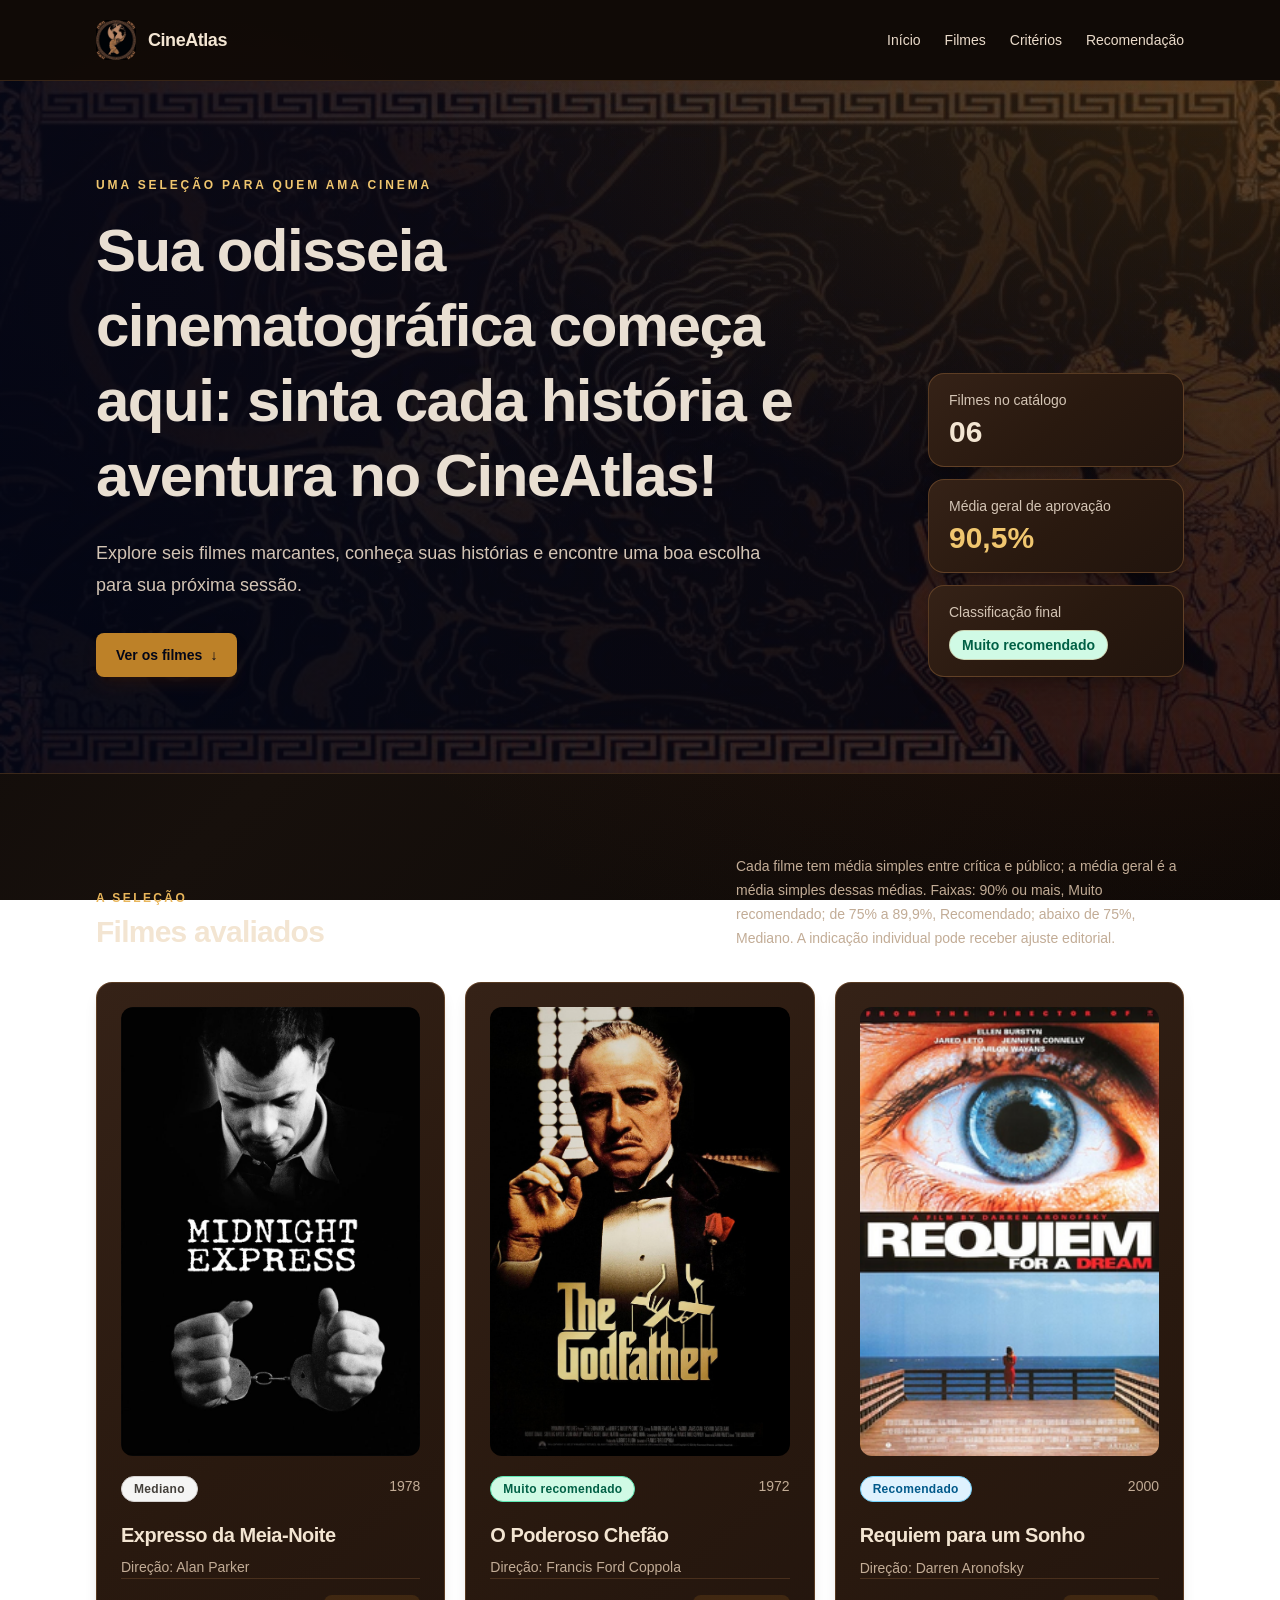
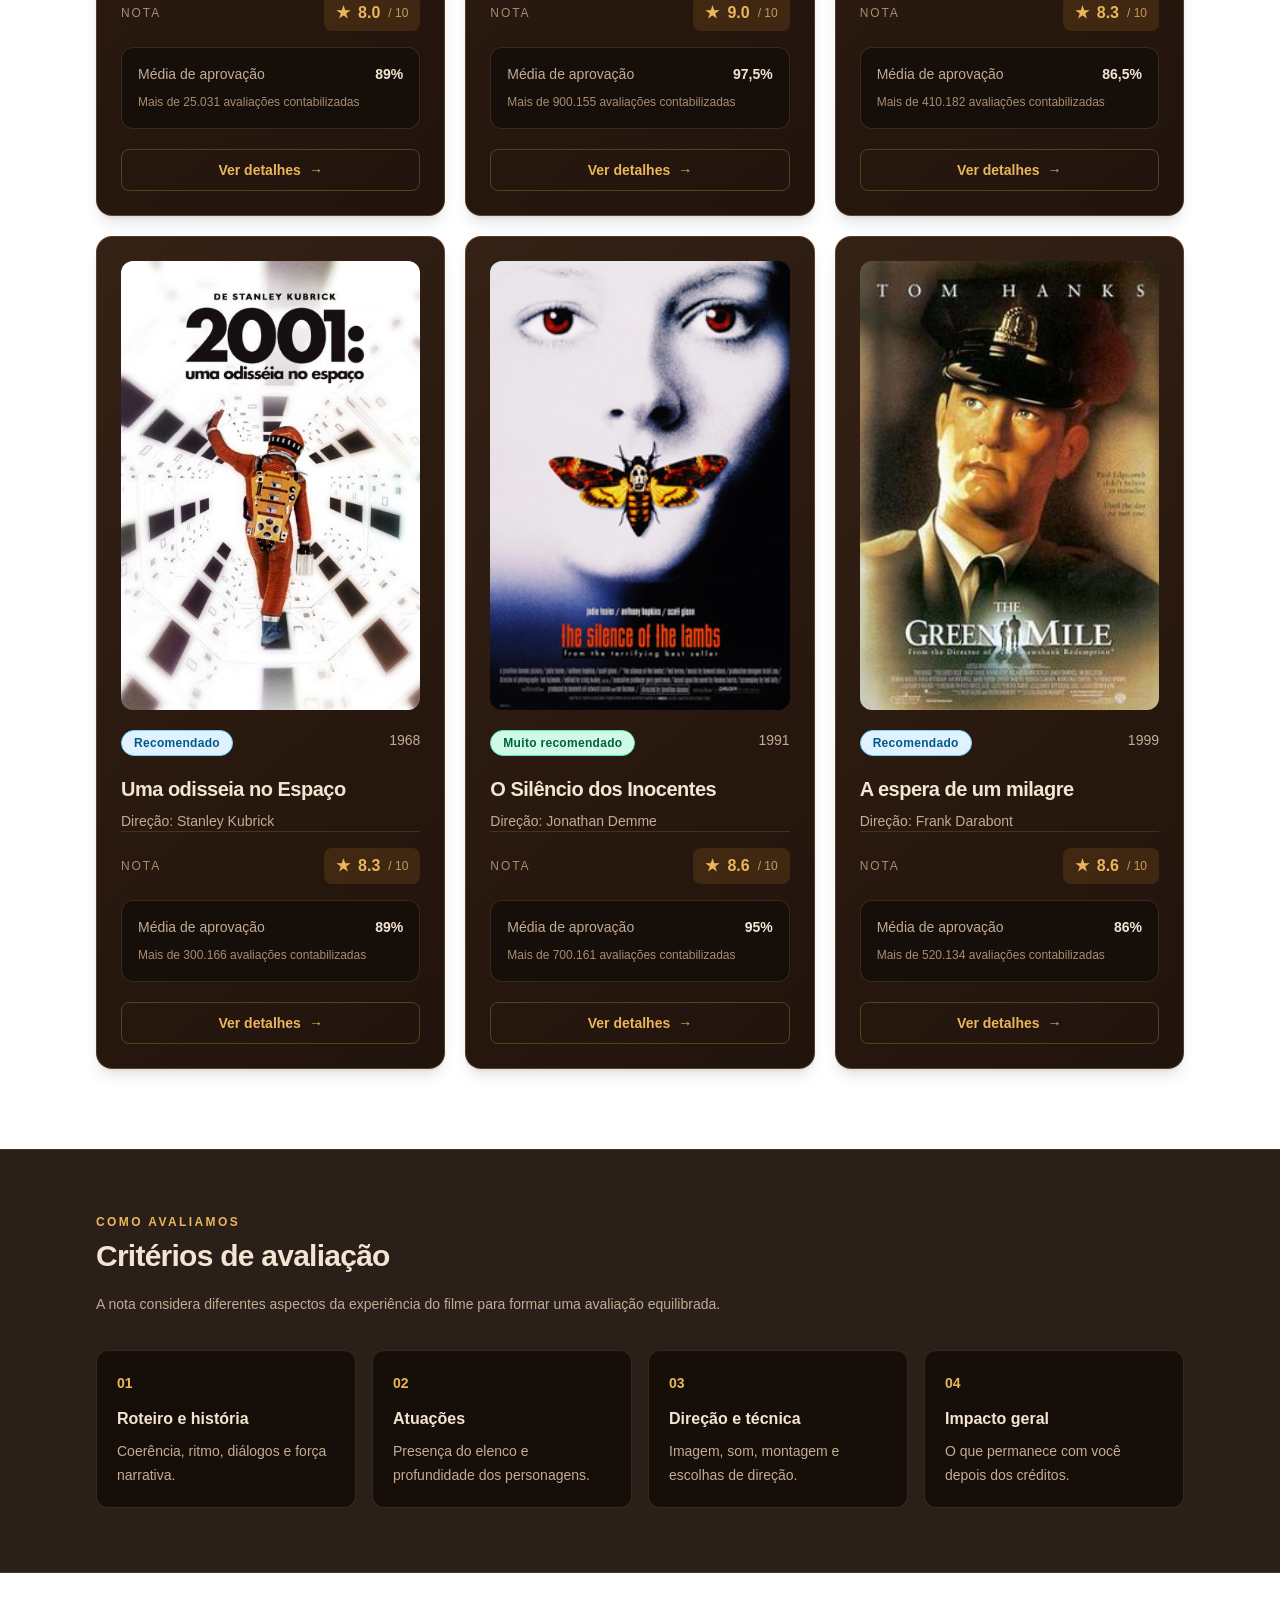
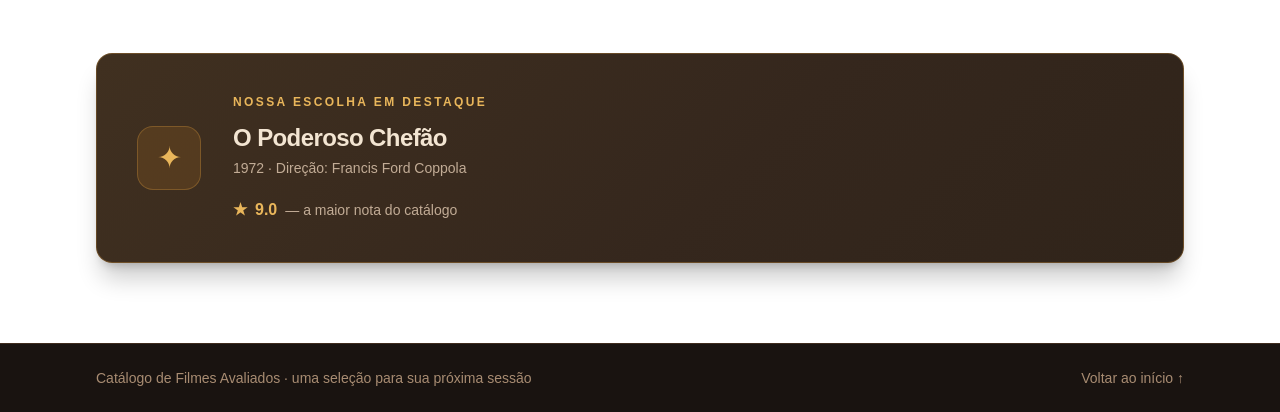
<file: src/index.html>
<!doctype html>
<html lang="pt-BR">
  <head>
    <meta charset="utf-8" />
    <meta name="viewport" content="width=device-width, initial-scale=1" />
    <meta name="theme-color" content="#100b09" />
    <meta name="description" content="Catálogo de filmes avaliados com notas, resumos e recomendação para sua próxima sessão." />
    <title>CineAtlas</title>
    <!-- O CSS é compilado a partir de input.css e das classes Tailwind do projeto. -->
    <link rel="stylesheet" href="output.css?v=warm-dark-theme-5" />
    <!-- O módulo identifica a página atual e preenche seus dados. -->
    <script type="module" src="./script.js"></script>
  </head>
  <body class="min-h-screen bg-transparent font-sans text-slate-100 antialiased">
    <header class="border-b border-white/10 bg-slate-950/70">
      <div class="mx-auto flex max-w-6xl flex-col gap-5 px-6 py-5 sm:flex-row sm:items-center sm:justify-between lg:px-8">
        <a href="#inicio" class="flex items-center gap-3 focus-visible:outline-2 focus-visible:outline-offset-2 focus-visible:outline-amber-300" aria-label="CineAtlas, início">
          <img class="size-10 rounded-xl" src="Imagens%20Ultilizados/atlas-cineatlas.jpeg" alt="" aria-hidden="true" />
          <span class="text-lg font-semibold tracking-tight text-white">CineAtlas</span>
        </a>
        <nav aria-label="Navegação principal" class="flex flex-wrap gap-x-6 gap-y-2 text-sm text-slate-300">
          <a class="transition hover:text-amber-200 focus-visible:outline-2 focus-visible:outline-offset-2 focus-visible:outline-amber-300" href="#inicio">Início</a>
          <a class="transition hover:text-amber-200 focus-visible:outline-2 focus-visible:outline-offset-2 focus-visible:outline-amber-300" href="#filmes">Filmes</a>
          <a class="transition hover:text-amber-200 focus-visible:outline-2 focus-visible:outline-offset-2 focus-visible:outline-amber-300" href="#criterios">Critérios</a>
          <a class="transition hover:text-amber-200 focus-visible:outline-2 focus-visible:outline-offset-2 focus-visible:outline-amber-300" href="#recomendacao">Recomendação</a>
        </nav>
      </div>
    </header>

    <main id="inicio">
      <!-- Apresentação do projeto: imagem de fundo, chamada principal e indicadores. -->
      <section aria-labelledby="titulo-principal" class="hero-dark relative isolate overflow-hidden border-b border-white/10">
        <img
          class="absolute inset-0 h-full w-full object-cover object-center opacity-40"
          src="Imagens%20Ultilizados/banner-xiao-tong.jpeg?v=1"
          alt=""
          aria-hidden="true"
          fetchpriority="high"
          decoding="async"
        />
        <div class="pointer-events-none absolute inset-0 bg-gradient-to-r from-slate-950/80 via-slate-950/55 to-slate-950/45"></div>
        <div class="pointer-events-none absolute inset-0 bg-[radial-gradient(ellipse_at_top_right,_rgba(245,158,11,0.16),_transparent_48%)]"></div>
        <div class="relative z-10 mx-auto grid max-w-6xl gap-10 px-6 py-16 sm:py-20 lg:grid-cols-[1fr_auto] lg:items-end lg:px-8 lg:py-24">
          <div class="max-w-3xl">
            <p class="mb-5 text-xs font-semibold uppercase tracking-[0.24em] text-amber-300">Uma seleção para quem ama cinema</p>
            <h1 id="titulo-principal" class="text-4xl font-semibold leading-tight tracking-tight text-white sm:text-5xl lg:text-6xl">Sua odisseia cinematográfica começa aqui: <span class="text-amber-300">sinta cada história e aventura no CineAtlas!</span></h1>
            <p class="mt-6 max-w-2xl text-base leading-8 text-slate-300 sm:text-lg">Explore seis filmes marcantes, conheça suas histórias e encontre uma boa escolha para sua próxima sessão.</p>
            <a href="#filmes" class="mt-8 inline-flex items-center gap-2 rounded-lg bg-amber-300 px-5 py-3 text-sm font-bold text-slate-950 shadow-lg shadow-amber-950/30 transition hover:bg-amber-200 focus-visible:outline-2 focus-visible:outline-offset-2 focus-visible:outline-amber-200">Ver os filmes <span aria-hidden="true">↓</span></a>
          </div>
          <section aria-label="Indicadores do catálogo" class="grid gap-3 sm:grid-cols-3 lg:min-w-64 lg:grid-cols-1">
            <article class="rounded-2xl border border-white/10 bg-slate-900/80 px-5 py-4 shadow-xl shadow-black/20">
              <h2 class="text-sm font-medium text-slate-400">Filmes no catálogo</h2>
              <p id="total-filmes" class="mt-1 text-3xl font-semibold tabular-nums text-white">06</p>
            </article>
            <article class="rounded-2xl border border-white/10 bg-slate-900/80 px-5 py-4 shadow-xl shadow-black/20">
              <h2 class="text-sm font-medium text-slate-400">Média geral de aprovação</h2>
              <p id="media-geral" class="mt-1 text-3xl font-semibold tabular-nums text-amber-200">—</p>
            </article>
            <article class="rounded-2xl border border-white/10 bg-slate-900/80 px-5 py-4 shadow-xl shadow-black/20">
              <h2 class="text-sm font-medium text-slate-400">Classificação final</h2>
              <p id="classificacao-geral" class="mt-2 inline-flex rounded-full border border-white/10 px-3 py-1 text-sm font-semibold">—</p>
            </article>
          </section>
        </div>
      </section>

      <!-- O JavaScript insere um cartão por filme neste contêiner. -->
      <section id="filmes" aria-labelledby="titulo-filmes" class="mx-auto max-w-6xl scroll-mt-8 px-6 py-16 lg:px-8 lg:py-20">
        <div class="mb-8 flex flex-col gap-3 sm:flex-row sm:items-end sm:justify-between">
          <div>
            <p class="text-xs font-semibold uppercase tracking-[0.2em] text-amber-300">A seleção</p>
            <h2 id="titulo-filmes" class="mt-2 text-3xl font-semibold tracking-tight text-white">Filmes avaliados</h2>
          </div>
          <p class="max-w-md text-sm leading-6 text-slate-400">Cada filme tem média simples entre crítica e público; a média geral é a média simples dessas médias. Faixas: 90% ou mais, Muito recomendado; de 75% a 89,9%, Recomendado; abaixo de 75%, Mediano. A indicação individual pode receber ajuste editorial.</p>
        </div>

        <div id="lista-filmes" class="grid grid-cols-1 gap-5 md:grid-cols-2 xl:grid-cols-3" aria-label="Lista de filmes" aria-live="polite"></div>
      </section>

      <!-- Critérios editoriais apresentados ao visitante. -->
      <section id="criterios" aria-labelledby="titulo-criterios" class="scroll-mt-8 border-y border-white/10 bg-slate-900/45">
        <div class="mx-auto max-w-6xl px-6 py-16 lg:px-8">
          <div class="max-w-2xl">
            <p class="text-xs font-semibold uppercase tracking-[0.2em] text-amber-300">Como avaliamos</p>
            <h2 id="titulo-criterios" class="mt-2 text-3xl font-semibold tracking-tight text-white">Critérios de avaliação</h2>
            <p class="mt-4 text-sm leading-7 text-slate-400">A nota considera diferentes aspectos da experiência do filme para formar uma avaliação equilibrada.</p>
          </div>
          <ul class="mt-8 grid gap-4 sm:grid-cols-2 lg:grid-cols-4">
            <li class="rounded-xl border border-white/10 bg-slate-950/60 p-5"><span class="text-sm font-bold text-amber-300">01</span><h3 class="mt-3 font-semibold text-white">Roteiro e história</h3><p class="mt-2 text-sm leading-6 text-slate-400">Coerência, ritmo, diálogos e força narrativa.</p></li>
            <li class="rounded-xl border border-white/10 bg-slate-950/60 p-5"><span class="text-sm font-bold text-amber-300">02</span><h3 class="mt-3 font-semibold text-white">Atuações</h3><p class="mt-2 text-sm leading-6 text-slate-400">Presença do elenco e profundidade dos personagens.</p></li>
            <li class="rounded-xl border border-white/10 bg-slate-950/60 p-5"><span class="text-sm font-bold text-amber-300">03</span><h3 class="mt-3 font-semibold text-white">Direção e técnica</h3><p class="mt-2 text-sm leading-6 text-slate-400">Imagem, som, montagem e escolhas de direção.</p></li>
            <li class="rounded-xl border border-white/10 bg-slate-950/60 p-5"><span class="text-sm font-bold text-amber-300">04</span><h3 class="mt-3 font-semibold text-white">Impacto geral</h3><p class="mt-2 text-sm leading-6 text-slate-400">O que permanece com você depois dos créditos.</p></li>
          </ul>
        </div>
      </section>

      <!-- O destaque é preenchido com o filme de maior nota pelo script.js. -->
      <section aria-labelledby="titulo-recomendacao" class="mx-auto max-w-6xl scroll-mt-8 px-6 py-16 lg:px-8 lg:py-20">
        <div class="warm-panel grid gap-8 rounded-2xl border border-amber-300/20 bg-gradient-to-br from-amber-300/10 via-slate-900 to-slate-900 p-7 shadow-xl shadow-black/20 sm:p-10 lg:grid-cols-[auto_1fr] lg:items-center">
          <div class="hidden size-16 items-center justify-center rounded-2xl border border-amber-300/20 bg-amber-300/10 text-3xl text-amber-200 sm:flex" aria-hidden="true">✦</div>
          <div>
            <h2 id="titulo-recomendacao" class="sr-only">Recomendação</h2>
            <div id="recomendacao" class="max-w-3xl" aria-live="polite"></div>
          </div>
        </div>
      </section>
    </main>

    <footer class="border-t border-white/10 bg-slate-950/70">
      <div class="mx-auto flex max-w-6xl flex-col gap-2 px-6 py-6 text-sm text-slate-500 sm:flex-row sm:items-center sm:justify-between lg:px-8">
        <p>Catálogo de Filmes Avaliados <span aria-hidden="true">·</span> uma seleção para sua próxima sessão</p>
        <a class="transition hover:text-amber-200 focus-visible:outline-2 focus-visible:outline-offset-2 focus-visible:outline-amber-300" href="#inicio">Voltar ao início ↑</a>
      </div>
    </footer>

    <!-- Modelos reutilizáveis: o script clona o conteúdo e preenche os data-*. -->
    <template id="template-filme">
      <article class="group flex h-full flex-col rounded-2xl border border-white/10 bg-slate-900/75 p-6 shadow-lg shadow-black/10 transition duration-300 hover:-translate-y-1 hover:border-amber-400/40 hover:shadow-xl hover:shadow-black/25">
        <img class="mb-5 aspect-[2/3] w-full rounded-xl bg-slate-950 object-cover object-center" data-filme-imagem loading="lazy" decoding="async" alt="" />
        <div class="mb-5 flex items-start justify-between gap-4">
          <span class="inline-flex rounded-full border px-3 py-1 text-xs font-semibold tracking-wide" data-filme-classificacao></span>
          <span class="shrink-0 text-sm text-slate-400" data-filme-ano></span>
        </div>
        <h3 class="text-xl font-semibold leading-snug tracking-tight text-white" data-filme-titulo></h3>
        <p class="mt-2 text-sm text-slate-400">Direção: <span data-filme-diretor></span></p>
        <div class="mt-auto flex items-center justify-between border-t border-white/10 pt-4">
          <span class="text-xs font-medium uppercase tracking-[0.16em] text-slate-500">Nota</span>
          <span class="inline-flex items-center gap-2 rounded-lg bg-amber-300/10 px-3 py-1.5 font-bold tabular-nums text-amber-200" data-filme-nota-container>
            <span aria-hidden="true">★</span> <span data-filme-nota></span><span class="text-xs font-medium text-amber-100/60">/ 10</span>
          </span>
        </div>
        <div class="mt-4 rounded-xl border border-white/10 bg-slate-950/50 p-4">
          <div class="flex items-center justify-between gap-3 text-sm">
            <span class="text-slate-400">Média de aprovação</span>
            <span class="font-semibold tabular-nums text-white" data-filme-media></span>
          </div>
          <p class="mt-2 text-xs leading-5 text-slate-500" data-filme-total-avaliacoes></p>
        </div>
        <a class="mt-5 inline-flex items-center justify-center gap-2 rounded-lg border border-amber-300/30 px-4 py-2.5 text-sm font-semibold text-amber-200 transition hover:bg-amber-300 hover:text-slate-950 focus-visible:outline-2 focus-visible:outline-offset-2 focus-visible:outline-amber-300" data-filme-link href="detalhes.html">
          Ver detalhes <span aria-hidden="true">→</span>
        </a>
      </article>
    </template>

    <template id="template-recomendacao">
      <p class="text-xs font-semibold uppercase tracking-[0.2em] text-amber-300">Nossa escolha em destaque</p>
      <h3 class="mt-3 text-2xl font-semibold tracking-tight text-white" data-recomendacao-titulo></h3>
      <p class="mt-1 text-sm text-slate-400"><span data-recomendacao-ano></span> <span aria-hidden="true">·</span> Direção: <span data-recomendacao-diretor></span></p>
      <p class="mt-5 inline-flex items-center gap-2 font-semibold text-amber-200"><span aria-hidden="true">★</span> <span data-recomendacao-nota></span> <span class="text-sm font-normal text-slate-400">— a maior nota do catálogo</span></p>
    </template>
  </body>
</html>
</file>
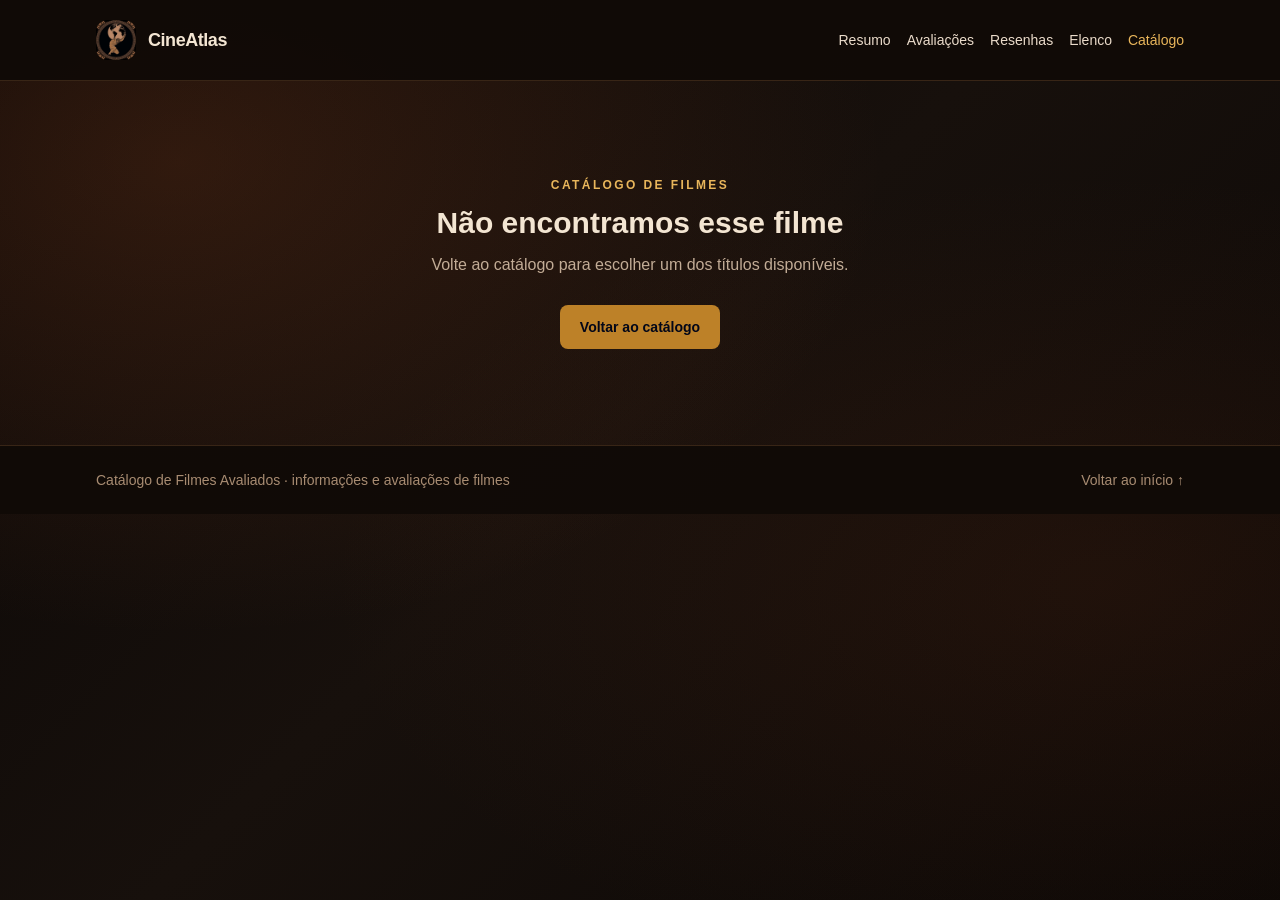
<file: src/detalhes.html>
<!doctype html>
<html lang="pt-BR">
  <head>
    <meta charset="utf-8" />
    <meta name="viewport" content="width=device-width, initial-scale=1" />
    <meta name="theme-color" content="#100b09" />
    <meta name="description" content="Sinopse, elenco e avaliações de filmes do catálogo." />
    <title>Detalhes do filme | CineAtlas</title>
    <!-- Folha de estilos gerada pelo Tailwind a partir dos arquivos-fonte. -->
    <link rel="stylesheet" href="output.css?v=warm-dark-theme-5" />
    <!-- O script lê o parâmetro ?id= da URL para localizar o filme. -->
    <script type="module" src="./script.js"></script>
  </head>
  <body class="min-h-screen bg-transparent font-sans text-slate-100 antialiased">
    <header class="border-b border-white/10 bg-slate-950/70">
      <div class="mx-auto flex max-w-6xl flex-col gap-5 px-6 py-5 sm:flex-row sm:items-center sm:justify-between lg:px-8">
        <a href="index.html" class="flex items-center gap-3 focus-visible:outline-2 focus-visible:outline-offset-2 focus-visible:outline-amber-300" aria-label="CineAtlas, início">
          <img class="size-10 rounded-xl" src="Imagens%20Ultilizados/atlas-cineatlas.jpeg" alt="" aria-hidden="true" />
          <span class="text-lg font-semibold tracking-tight text-white">CineAtlas</span>
        </a>
        <nav aria-label="Navegação dos detalhes" class="flex flex-wrap items-center justify-end gap-x-4 gap-y-2 text-sm">
          <a class="text-slate-300 transition hover:text-amber-200 focus-visible:outline-2 focus-visible:outline-offset-2 focus-visible:outline-amber-300" href="#detalhes-filme">Resumo</a>
          <a class="text-slate-300 transition hover:text-amber-200 focus-visible:outline-2 focus-visible:outline-offset-2 focus-visible:outline-amber-300" href="#titulo-avaliacoes">Avaliações</a>
          <a class="text-slate-300 transition hover:text-amber-200 focus-visible:outline-2 focus-visible:outline-offset-2 focus-visible:outline-amber-300" href="#titulo-resenhas">Resenhas</a>
          <a class="text-slate-300 transition hover:text-amber-200 focus-visible:outline-2 focus-visible:outline-offset-2 focus-visible:outline-amber-300" href="#titulo-elenco">Elenco</a>
          <a class="font-medium text-amber-200 transition hover:text-amber-100 focus-visible:outline-2 focus-visible:outline-offset-2 focus-visible:outline-amber-300" href="index.html#filmes">Catálogo</a>
        </nav>
      </div>
    </header>

    <!-- Começa oculto para não exibir espaços vazios antes da busca pelo filme. -->
    <main id="detalhes-filme" class="mx-auto max-w-6xl px-6 py-10 lg:px-8 lg:py-16" hidden>
      <a class="mb-8 inline-flex items-center gap-2 text-sm font-medium text-slate-300 transition hover:text-amber-200 focus-visible:outline-2 focus-visible:outline-offset-2 focus-visible:outline-amber-300" href="index.html#filmes">
        <span aria-hidden="true">←</span> Voltar ao catálogo
      </a>

      <article>
        <div class="grid gap-8 lg:grid-cols-[minmax(0,320px)_1fr] lg:gap-12">
          <img id="imagem-filme" class="mx-auto aspect-[2/3] w-full max-w-sm rounded-2xl bg-slate-950 object-cover object-center shadow-2xl shadow-black/30 lg:mx-0" alt="" />

          <div class="self-center">
            <p class="text-xs font-semibold uppercase tracking-[0.22em] text-amber-300" id="genero-filme"></p>
            <h1 class="mt-3 text-4xl font-semibold leading-tight tracking-tight text-white sm:text-5xl" id="titulo-filme"></h1>
            <p class="mt-4 text-slate-400">
              <span id="ano-filme"></span>
              <span aria-hidden="true"> · </span>
              <span id="duracao-filme"></span>
            </p>
            <p class="mt-2 text-sm text-slate-300">Direção: <span id="diretor-filme"></span></p>
            <p class="mt-6 max-w-3xl text-base leading-8 text-slate-300" id="sinopse-filme"></p>

            <div class="mt-8 grid max-w-2xl gap-4 sm:grid-cols-2">
              <section class="rounded-2xl border border-white/10 bg-slate-900/75 p-5" aria-labelledby="rotulo-nota-catalogo">
                <p class="text-sm text-slate-400" id="rotulo-nota-catalogo">Nota do catálogo</p>
                <p class="mt-2 text-3xl font-bold tabular-nums text-amber-200"><span id="nota-catalogo"></span><span class="text-base font-medium text-slate-500"> / 10</span></p>
              </section>
              <section class="rounded-2xl border border-white/10 bg-slate-900/75 p-5" aria-labelledby="rotulo-genero">
                <p class="text-sm text-slate-400" id="rotulo-genero">Gênero</p>
                <p class="mt-2 text-lg font-semibold text-white" id="genero-resumo"></p>
              </section>
            </div>
          </div>
        </div>

        <!-- Notas de crítica e público, média calculada e link para a fonte. -->
        <section class="mt-16 border-t border-white/10 pt-10" aria-labelledby="titulo-avaliacoes">
          <div class="max-w-2xl">
            <p class="text-xs font-semibold uppercase tracking-[0.2em] text-amber-300">O que dizem as notas</p>
            <h2 class="mt-2 text-3xl font-semibold tracking-tight text-white" id="titulo-avaliacoes">Público e crítica</h2>
            <p class="mt-3 text-sm leading-6 text-slate-400">Percentuais do Rotten Tomatoes. A média é simples entre crítica e público. As faixas de referência são: 90% ou mais, Muito recomendado; de 75% a 89,9%, Recomendado; abaixo de 75%, Mediano. A indicação pode receber ajuste editorial. Os totais do público são estimativas editoriais distribuídas por faixa de nota e não representam contagens oficiais da fonte.</p>
          </div>
          <div class="mt-6 grid max-w-5xl gap-4 sm:grid-cols-2 lg:grid-cols-3">
            <div class="rounded-2xl border border-white/10 bg-slate-900/75 p-6">
              <p class="text-sm font-medium text-slate-400">Crítica especializada <span class="text-slate-500">· Tomatometer</span></p>
              <p class="mt-2 text-4xl font-bold tabular-nums text-white" id="nota-critica"></p>
              <p class="mt-1 text-sm text-slate-500" id="quantidade-criticas"></p>
            </div>
            <div class="rounded-2xl border border-white/10 bg-slate-900/75 p-6">
              <p class="text-sm font-medium text-slate-400">Público <span class="text-slate-500">· Popcornmeter</span></p>
              <p class="mt-2 text-4xl font-bold tabular-nums text-white" id="nota-publico"></p>
              <p class="mt-1 text-sm text-slate-500" id="quantidade-avaliacoes"></p>
            </div>
            <div class="rounded-2xl border border-white/10 bg-slate-900/75 p-6">
              <p class="text-sm font-medium text-slate-400">Média de aprovação</p>
              <p class="mt-2 text-4xl font-bold tabular-nums text-amber-200" id="media-aprovacao"></p>
              <p class="mt-1 text-sm text-slate-500" id="total-avaliacoes"></p>
              <span class="mt-4 inline-flex rounded-full border px-3 py-1 text-xs font-semibold" id="classificacao-filme"></span>
            </div>
          </div>
          <p class="mt-4 text-xs leading-5 text-slate-500">
            Consulta realizada em 5 de outubro de 2026. As notas podem mudar com novas avaliações.
            <a class="font-medium text-amber-200 underline decoration-amber-200/40 underline-offset-4 hover:text-amber-100" id="fonte-notas" href="#" target="_blank" rel="noopener noreferrer">Ver página do filme no Rotten Tomatoes</a>.
          </p>
        </section>

        <!-- As resenhas são criadas no JavaScript com base nos dados do filme. -->
        <section class="mt-16 border-t border-white/10 pt-10" aria-labelledby="titulo-resenhas">
          <p class="text-xs font-semibold uppercase tracking-[0.2em] text-amber-300">Impressões editoriais</p>
          <h2 class="mt-2 text-3xl font-semibold tracking-tight text-white" id="titulo-resenhas">Resenhas do CineAtlas</h2>
          <ul id="lista-resenhas" class="mt-6 grid gap-4 md:grid-cols-2" aria-live="polite"></ul>
        </section>

        <!-- A lista de elenco também é montada dinamicamente. -->
        <section class="mt-16 border-t border-white/10 pt-10" aria-labelledby="titulo-elenco">
          <p class="text-xs font-semibold uppercase tracking-[0.2em] text-amber-300">Quem está no filme</p>
          <h2 class="mt-2 text-3xl font-semibold tracking-tight text-white" id="titulo-elenco">Elenco principal</h2>
          <ul id="lista-elenco" class="mt-6 grid gap-3 sm:grid-cols-2 lg:grid-cols-3" aria-live="polite"></ul>
        </section>
      </article>
    </main>

    <!-- Alternativa exibida quando o ID recebido não corresponde a um filme. -->
    <main id="filme-nao-encontrado" class="mx-auto max-w-3xl px-6 py-24 text-center lg:px-8" hidden>
      <p class="text-xs font-semibold uppercase tracking-[0.2em] text-amber-300">Catálogo de filmes</p>
      <h1 class="mt-3 text-3xl font-semibold text-white">Não encontramos esse filme</h1>
      <p class="mt-3 text-slate-400">Volte ao catálogo para escolher um dos títulos disponíveis.</p>
      <a class="mt-7 inline-flex rounded-lg bg-amber-300 px-5 py-3 text-sm font-bold text-slate-950 transition hover:bg-amber-200" href="index.html#filmes">Voltar ao catálogo</a>
    </main>

    <footer class="border-t border-white/10 bg-slate-950/70">
      <div class="mx-auto flex max-w-6xl flex-col gap-2 px-6 py-6 text-sm text-slate-500 sm:flex-row sm:items-center sm:justify-between lg:px-8">
        <p>Catálogo de Filmes Avaliados <span aria-hidden="true">·</span> informações e avaliações de filmes</p>
        <a class="transition hover:text-amber-200 focus-visible:outline-2 focus-visible:outline-offset-2 focus-visible:outline-amber-300" href="index.html#inicio">Voltar ao início ↑</a>
      </div>
    </footer>

    <!-- Modelos clonados pelo script para cada resenha e integrante do elenco. -->
    <template id="template-resenha">
      <li class="rounded-2xl border border-white/10 bg-slate-900/75 p-6">
        <h3 class="font-semibold text-white" data-resenha-titulo></h3>
        <p class="mt-3 text-sm leading-7 text-slate-300" data-resenha-texto></p>
      </li>
    </template>

    <template id="template-ator">
      <li class="rounded-xl border border-white/10 bg-slate-900/75 p-4">
        <p class="font-semibold text-white" data-ator-nome></p>
        <p class="mt-1 text-sm text-slate-400" data-ator-personagem></p>
      </li>
    </template>
  </body>
</html>
</file>
<file: src/output.css>
/*! tailwindcss v4.3.3 | MIT License | https://tailwindcss.com */
@layer properties;
@layer theme, base, components, utilities;
@layer theme {
  :root, :host {
    --font-sans: -apple-system, BlinkMacSystemFont, "Segoe UI", Roboto, "Helvetica Neue",
      "Noto Sans", Arial, sans-serif, "Apple Color Emoji", "Segoe UI Emoji",
      "Segoe UI Symbol", "Noto Color Emoji";
    --font-mono: ui-monospace, SFMono-Regular, Menlo, Monaco, Consolas, "Liberation Mono",
      "Courier New", monospace;
    --color-amber-100: oklch(96.2% 0.059 95.617);
    --color-amber-200: oklch(92.4% 0.12 95.746);
    --color-amber-300: oklch(87.9% 0.169 91.605);
    --color-amber-400: oklch(82.8% 0.189 84.429);
    --color-amber-950: oklch(27.9% 0.077 45.635);
    --color-emerald-100: oklch(95% 0.052 163.051);
    --color-emerald-300: oklch(84.5% 0.143 164.978);
    --color-emerald-800: oklch(43.2% 0.095 166.913);
    --color-sky-100: oklch(95.1% 0.026 236.824);
    --color-sky-300: oklch(82.8% 0.111 230.318);
    --color-sky-800: oklch(44.3% 0.11 240.79);
    --color-slate-100: oklch(96.8% 0.007 247.896);
    --color-slate-300: oklch(86.9% 0.022 252.894);
    --color-slate-400: oklch(70.4% 0.04 256.788);
    --color-slate-500: oklch(55.4% 0.046 257.417);
    --color-slate-900: oklch(20.8% 0.042 265.755);
    --color-slate-950: oklch(12.9% 0.042 264.695);
    --color-stone-100: oklch(97% 0.001 106.424);
    --color-stone-300: oklch(86.9% 0.005 56.366);
    --color-stone-700: oklch(37.4% 0.01 67.558);
    --color-black: #000;
    --color-white: #fff;
    --spacing: 0.25rem;
    --container-sm: 24rem;
    --container-md: 28rem;
    --container-2xl: 42rem;
    --container-3xl: 48rem;
    --container-5xl: 64rem;
    --container-6xl: 72rem;
    --text-xs: 0.75rem;
    --text-xs--line-height: calc(1 / 0.75);
    --text-sm: 0.875rem;
    --text-sm--line-height: calc(1.25 / 0.875);
    --text-base: 1rem;
    --text-base--line-height: calc(1.5 / 1);
    --text-lg: 1.125rem;
    --text-lg--line-height: calc(1.75 / 1.125);
    --text-xl: 1.25rem;
    --text-xl--line-height: calc(1.75 / 1.25);
    --text-2xl: 1.5rem;
    --text-2xl--line-height: calc(2 / 1.5);
    --text-3xl: 1.875rem;
    --text-3xl--line-height: calc(2.25 / 1.875);
    --text-4xl: 2.25rem;
    --text-4xl--line-height: calc(2.5 / 2.25);
    --text-5xl: 3rem;
    --text-5xl--line-height: 1;
    --text-6xl: 3.75rem;
    --text-6xl--line-height: 1;
    --font-weight-normal: 400;
    --font-weight-medium: 500;
    --font-weight-semibold: 600;
    --font-weight-bold: 700;
    --tracking-tight: -0.025em;
    --tracking-wide: 0.025em;
    --leading-tight: 1.25;
    --leading-snug: 1.375;
    --radius-lg: 0.5rem;
    --radius-xl: 0.75rem;
    --radius-2xl: 1rem;
    --default-transition-duration: 150ms;
    --default-transition-timing-function: cubic-bezier(0.4, 0, 0.2, 1);
    --default-font-family: var(--font-sans);
    --default-mono-font-family: var(--font-mono);
  }
}
@layer base {
  *, ::after, ::before, ::backdrop, ::file-selector-button {
    box-sizing: border-box;
    margin: 0;
    padding: 0;
    border: 0 solid;
  }
  html, :host {
    line-height: 1.5;
    -webkit-text-size-adjust: 100%;
    tab-size: 4;
    font-family: var(--default-font-family, -apple-system, BlinkMacSystemFont, "Segoe UI", Roboto, "Helvetica Neue", "Noto Sans", Arial, sans-serif, "Apple Color Emoji", "Segoe UI Emoji", "Segoe UI Symbol", "Noto Color Emoji");
    font-feature-settings: var(--default-font-feature-settings, normal);
    font-variation-settings: var(--default-font-variation-settings, normal);
    -webkit-tap-highlight-color: transparent;
  }
  hr {
    height: 0;
    color: inherit;
    border-top-width: 1px;
  }
  abbr:where([title]) {
    -webkit-text-decoration: underline dotted;
    text-decoration: underline dotted;
  }
  h1, h2, h3, h4, h5, h6 {
    font-size: inherit;
    font-weight: inherit;
  }
  a {
    color: inherit;
    -webkit-text-decoration: inherit;
    text-decoration: inherit;
  }
  b, strong {
    font-weight: bolder;
  }
  code, kbd, samp, pre {
    font-family: var(--default-mono-font-family, ui-monospace, SFMono-Regular, Menlo, Monaco, Consolas, "Liberation Mono", "Courier New", monospace);
    font-feature-settings: var(--default-mono-font-feature-settings, normal);
    font-variation-settings: var(--default-mono-font-variation-settings, normal);
    font-size: 1em;
  }
  small {
    font-size: 80%;
  }
  sub, sup {
    font-size: 75%;
    line-height: 0;
    position: relative;
    vertical-align: baseline;
  }
  sub {
    bottom: -0.25em;
  }
  sup {
    top: -0.5em;
  }
  table {
    text-indent: 0;
    border-color: inherit;
    border-collapse: collapse;
  }
  :-moz-focusring:where(:not(iframe)) {
    outline: auto;
  }
  progress {
    vertical-align: baseline;
  }
  summary {
    display: list-item;
  }
  ol, ul, menu {
    list-style: none;
  }
  img, svg, video, canvas, audio, iframe, embed, object {
    display: block;
    vertical-align: middle;
  }
  img, video {
    max-width: 100%;
    height: auto;
  }
  button, input, select, optgroup, textarea, ::file-selector-button {
    font: inherit;
    font-feature-settings: inherit;
    font-variation-settings: inherit;
    letter-spacing: inherit;
    color: inherit;
    border-radius: 0;
    background-color: transparent;
    opacity: 1;
  }
  :where(select:is([multiple], [size])) optgroup {
    font-weight: bolder;
  }
  :where(select:is([multiple], [size])) optgroup option {
    padding-inline-start: 20px;
  }
  ::file-selector-button {
    margin-inline-end: 4px;
  }
  ::placeholder {
    opacity: 1;
  }
  @supports (not (-webkit-appearance: -apple-pay-button))  or (contain-intrinsic-size: 1px) {
    ::placeholder {
      color: currentcolor;
      @supports (color: color-mix(in lab, red, red)) {
        color: color-mix(in oklab, currentcolor 50%, transparent);
      }
    }
  }
  textarea {
    resize: vertical;
  }
  ::-webkit-search-decoration {
    -webkit-appearance: none;
  }
  ::-webkit-date-and-time-value {
    min-height: 1lh;
    text-align: inherit;
  }
  ::-webkit-datetime-edit {
    display: inline-flex;
  }
  ::-webkit-datetime-edit-fields-wrapper {
    padding: 0;
  }
  ::-webkit-datetime-edit, ::-webkit-datetime-edit-year-field, ::-webkit-datetime-edit-month-field, ::-webkit-datetime-edit-day-field, ::-webkit-datetime-edit-hour-field, ::-webkit-datetime-edit-minute-field, ::-webkit-datetime-edit-second-field, ::-webkit-datetime-edit-millisecond-field, ::-webkit-datetime-edit-meridiem-field {
    padding-block: 0;
  }
  ::-webkit-calendar-picker-indicator {
    line-height: 1;
  }
  :-moz-ui-invalid {
    box-shadow: none;
  }
  button, input:where([type="button"], [type="reset"], [type="submit"]), ::file-selector-button {
    appearance: button;
  }
  ::-webkit-inner-spin-button, ::-webkit-outer-spin-button {
    height: auto;
  }
  [hidden]:where(:not([hidden="until-found"])) {
    display: none !important;
  }
}
@layer utilities {
  .pointer-events-none {
    pointer-events: none;
  }
  .sr-only {
    position: absolute;
    width: 1px;
    height: 1px;
    padding: 0;
    margin: -1px;
    overflow: hidden;
    clip-path: inset(50%);
    white-space: nowrap;
    border-width: 0;
  }
  .absolute {
    position: absolute;
  }
  .fixed {
    position: fixed;
  }
  .relative {
    position: relative;
  }
  .inset-0 {
    inset: 0px;
  }
  .isolate {
    isolation: isolate;
  }
  .z-10 {
    z-index: 10;
  }
  .mx-auto {
    margin-inline: auto;
  }
  .mt-1 {
    margin-top: var(--spacing);
  }
  .mt-2 {
    margin-top: calc(var(--spacing) * 2);
  }
  .mt-3 {
    margin-top: calc(var(--spacing) * 3);
  }
  .mt-4 {
    margin-top: calc(var(--spacing) * 4);
  }
  .mt-5 {
    margin-top: calc(var(--spacing) * 5);
  }
  .mt-6 {
    margin-top: calc(var(--spacing) * 6);
  }
  .mt-7 {
    margin-top: calc(var(--spacing) * 7);
  }
  .mt-8 {
    margin-top: calc(var(--spacing) * 8);
  }
  .mt-16 {
    margin-top: calc(var(--spacing) * 16);
  }
  .mt-auto {
    margin-top: auto;
  }
  .mb-5 {
    margin-bottom: calc(var(--spacing) * 5);
  }
  .mb-8 {
    margin-bottom: calc(var(--spacing) * 8);
  }
  .flex {
    display: flex;
  }
  .grid {
    display: grid;
  }
  .hidden {
    display: none;
  }
  .inline-flex {
    display: inline-flex;
  }
  .aspect-\[2\/3\] {
    aspect-ratio: 2/3;
  }
  .size-10 {
    width: calc(var(--spacing) * 10);
    height: calc(var(--spacing) * 10);
  }
  .size-16 {
    width: calc(var(--spacing) * 16);
    height: calc(var(--spacing) * 16);
  }
  .h-full {
    height: 100%;
  }
  .min-h-screen {
    min-height: 100vh;
  }
  .w-full {
    width: 100%;
  }
  .max-w-2xl {
    max-width: var(--container-2xl);
  }
  .max-w-3xl {
    max-width: var(--container-3xl);
  }
  .max-w-5xl {
    max-width: var(--container-5xl);
  }
  .max-w-6xl {
    max-width: var(--container-6xl);
  }
  .max-w-md {
    max-width: var(--container-md);
  }
  .max-w-sm {
    max-width: var(--container-sm);
  }
  .shrink-0 {
    flex-shrink: 0;
  }
  .scroll-mt-8 {
    scroll-margin-top: calc(var(--spacing) * 8);
  }
  .grid-cols-1 {
    grid-template-columns: repeat(1, minmax(0, 1fr));
  }
  .flex-col {
    flex-direction: column;
  }
  .flex-wrap {
    flex-wrap: wrap;
  }
  .items-center {
    align-items: center;
  }
  .items-start {
    align-items: flex-start;
  }
  .justify-between {
    justify-content: space-between;
  }
  .justify-center {
    justify-content: center;
  }
  .justify-end {
    justify-content: flex-end;
  }
  .gap-2 {
    gap: calc(var(--spacing) * 2);
  }
  .gap-3 {
    gap: calc(var(--spacing) * 3);
  }
  .gap-4 {
    gap: calc(var(--spacing) * 4);
  }
  .gap-5 {
    gap: calc(var(--spacing) * 5);
  }
  .gap-8 {
    gap: calc(var(--spacing) * 8);
  }
  .gap-10 {
    gap: calc(var(--spacing) * 10);
  }
  .gap-x-4 {
    column-gap: calc(var(--spacing) * 4);
  }
  .gap-x-6 {
    column-gap: calc(var(--spacing) * 6);
  }
  .gap-y-2 {
    row-gap: calc(var(--spacing) * 2);
  }
  .self-center {
    align-self: center;
  }
  .overflow-hidden {
    overflow: hidden;
  }
  .rounded-2xl {
    border-radius: var(--radius-2xl);
  }
  .rounded-full {
    border-radius: calc(infinity * 1px);
  }
  .rounded-lg {
    border-radius: var(--radius-lg);
  }
  .rounded-xl {
    border-radius: var(--radius-xl);
  }
  .border {
    border-style: var(--tw-border-style);
    border-width: 1px;
  }
  .border-y {
    border-block-style: var(--tw-border-style);
    border-block-width: 1px;
  }
  .border-t {
    border-top-style: var(--tw-border-style);
    border-top-width: 1px;
  }
  .border-b {
    border-bottom-style: var(--tw-border-style);
    border-bottom-width: 1px;
  }
  .border-amber-300\/20 {
    border-color: color-mix(in srgb, oklch(87.9% 0.169 91.605) 20%, transparent);
    @supports (color: color-mix(in lab, red, red)) {
      border-color: color-mix(in oklab, var(--color-amber-300) 20%, transparent);
    }
  }
  .border-amber-300\/30 {
    border-color: color-mix(in srgb, oklch(87.9% 0.169 91.605) 30%, transparent);
    @supports (color: color-mix(in lab, red, red)) {
      border-color: color-mix(in oklab, var(--color-amber-300) 30%, transparent);
    }
  }
  .border-emerald-300 {
    border-color: var(--color-emerald-300);
  }
  .border-sky-300 {
    border-color: var(--color-sky-300);
  }
  .border-stone-300 {
    border-color: var(--color-stone-300);
  }
  .border-white\/10 {
    border-color: color-mix(in srgb, #fff 10%, transparent);
    @supports (color: color-mix(in lab, red, red)) {
      border-color: color-mix(in oklab, var(--color-white) 10%, transparent);
    }
  }
  .bg-amber-300 {
    background-color: var(--color-amber-300);
  }
  .bg-amber-300\/10 {
    background-color: color-mix(in srgb, oklch(87.9% 0.169 91.605) 10%, transparent);
    @supports (color: color-mix(in lab, red, red)) {
      background-color: color-mix(in oklab, var(--color-amber-300) 10%, transparent);
    }
  }
  .bg-emerald-100 {
    background-color: var(--color-emerald-100);
  }
  .bg-sky-100 {
    background-color: var(--color-sky-100);
  }
  .bg-slate-900\/45 {
    background-color: color-mix(in srgb, oklch(20.8% 0.042 265.755) 45%, transparent);
    @supports (color: color-mix(in lab, red, red)) {
      background-color: color-mix(in oklab, var(--color-slate-900) 45%, transparent);
    }
  }
  .bg-slate-900\/75 {
    background-color: color-mix(in srgb, oklch(20.8% 0.042 265.755) 75%, transparent);
    @supports (color: color-mix(in lab, red, red)) {
      background-color: color-mix(in oklab, var(--color-slate-900) 75%, transparent);
    }
  }
  .bg-slate-900\/80 {
    background-color: color-mix(in srgb, oklch(20.8% 0.042 265.755) 80%, transparent);
    @supports (color: color-mix(in lab, red, red)) {
      background-color: color-mix(in oklab, var(--color-slate-900) 80%, transparent);
    }
  }
  .bg-slate-950 {
    background-color: var(--color-slate-950);
  }
  .bg-slate-950\/50 {
    background-color: color-mix(in srgb, oklch(12.9% 0.042 264.695) 50%, transparent);
    @supports (color: color-mix(in lab, red, red)) {
      background-color: color-mix(in oklab, var(--color-slate-950) 50%, transparent);
    }
  }
  .bg-slate-950\/60 {
    background-color: color-mix(in srgb, oklch(12.9% 0.042 264.695) 60%, transparent);
    @supports (color: color-mix(in lab, red, red)) {
      background-color: color-mix(in oklab, var(--color-slate-950) 60%, transparent);
    }
  }
  .bg-slate-950\/70 {
    background-color: color-mix(in srgb, oklch(12.9% 0.042 264.695) 70%, transparent);
    @supports (color: color-mix(in lab, red, red)) {
      background-color: color-mix(in oklab, var(--color-slate-950) 70%, transparent);
    }
  }
  .bg-stone-100 {
    background-color: var(--color-stone-100);
  }
  .bg-transparent {
    background-color: transparent;
  }
  .bg-gradient-to-br {
    --tw-gradient-position: to bottom right in oklab;
    background-image: linear-gradient(var(--tw-gradient-stops));
  }
  .bg-gradient-to-r {
    --tw-gradient-position: to right in oklab;
    background-image: linear-gradient(var(--tw-gradient-stops));
  }
  .bg-\[radial-gradient\(ellipse_at_top_right\,_rgba\(245\,158\,11\,0\.16\)\,_transparent_48\%\)\] {
    background-image: radial-gradient(ellipse at top right, rgba(245,158,11,0.16), transparent 48%);
  }
  .from-amber-300\/10 {
    --tw-gradient-from: color-mix(in srgb, oklch(87.9% 0.169 91.605) 10%, transparent);
    @supports (color: color-mix(in lab, red, red)) {
      --tw-gradient-from: color-mix(in oklab, var(--color-amber-300) 10%, transparent);
    }
    --tw-gradient-stops: var(--tw-gradient-via-stops, var(--tw-gradient-position), var(--tw-gradient-from) var(--tw-gradient-from-position), var(--tw-gradient-to) var(--tw-gradient-to-position));
  }
  .from-slate-950\/80 {
    --tw-gradient-from: color-mix(in srgb, oklch(12.9% 0.042 264.695) 80%, transparent);
    @supports (color: color-mix(in lab, red, red)) {
      --tw-gradient-from: color-mix(in oklab, var(--color-slate-950) 80%, transparent);
    }
    --tw-gradient-stops: var(--tw-gradient-via-stops, var(--tw-gradient-position), var(--tw-gradient-from) var(--tw-gradient-from-position), var(--tw-gradient-to) var(--tw-gradient-to-position));
  }
  .via-slate-900 {
    --tw-gradient-via: var(--color-slate-900);
    --tw-gradient-via-stops: var(--tw-gradient-position), var(--tw-gradient-from) var(--tw-gradient-from-position), var(--tw-gradient-via) var(--tw-gradient-via-position), var(--tw-gradient-to) var(--tw-gradient-to-position);
    --tw-gradient-stops: var(--tw-gradient-via-stops);
  }
  .via-slate-950\/55 {
    --tw-gradient-via: color-mix(in srgb, oklch(12.9% 0.042 264.695) 55%, transparent);
    @supports (color: color-mix(in lab, red, red)) {
      --tw-gradient-via: color-mix(in oklab, var(--color-slate-950) 55%, transparent);
    }
    --tw-gradient-via-stops: var(--tw-gradient-position), var(--tw-gradient-from) var(--tw-gradient-from-position), var(--tw-gradient-via) var(--tw-gradient-via-position), var(--tw-gradient-to) var(--tw-gradient-to-position);
    --tw-gradient-stops: var(--tw-gradient-via-stops);
  }
  .to-slate-900 {
    --tw-gradient-to: var(--color-slate-900);
    --tw-gradient-stops: var(--tw-gradient-via-stops, var(--tw-gradient-position), var(--tw-gradient-from) var(--tw-gradient-from-position), var(--tw-gradient-to) var(--tw-gradient-to-position));
  }
  .to-slate-950\/45 {
    --tw-gradient-to: color-mix(in srgb, oklch(12.9% 0.042 264.695) 45%, transparent);
    @supports (color: color-mix(in lab, red, red)) {
      --tw-gradient-to: color-mix(in oklab, var(--color-slate-950) 45%, transparent);
    }
    --tw-gradient-stops: var(--tw-gradient-via-stops, var(--tw-gradient-position), var(--tw-gradient-from) var(--tw-gradient-from-position), var(--tw-gradient-to) var(--tw-gradient-to-position));
  }
  .object-cover {
    object-fit: cover;
  }
  .object-center {
    object-position: center;
  }
  .p-4 {
    padding: calc(var(--spacing) * 4);
  }
  .p-5 {
    padding: calc(var(--spacing) * 5);
  }
  .p-6 {
    padding: calc(var(--spacing) * 6);
  }
  .p-7 {
    padding: calc(var(--spacing) * 7);
  }
  .px-3 {
    padding-inline: calc(var(--spacing) * 3);
  }
  .px-4 {
    padding-inline: calc(var(--spacing) * 4);
  }
  .px-5 {
    padding-inline: calc(var(--spacing) * 5);
  }
  .px-6 {
    padding-inline: calc(var(--spacing) * 6);
  }
  .py-1 {
    padding-block: var(--spacing);
  }
  .py-1\.5 {
    padding-block: calc(var(--spacing) * 1.5);
  }
  .py-2\.5 {
    padding-block: calc(var(--spacing) * 2.5);
  }
  .py-3 {
    padding-block: calc(var(--spacing) * 3);
  }
  .py-4 {
    padding-block: calc(var(--spacing) * 4);
  }
  .py-5 {
    padding-block: calc(var(--spacing) * 5);
  }
  .py-6 {
    padding-block: calc(var(--spacing) * 6);
  }
  .py-10 {
    padding-block: calc(var(--spacing) * 10);
  }
  .py-16 {
    padding-block: calc(var(--spacing) * 16);
  }
  .py-24 {
    padding-block: calc(var(--spacing) * 24);
  }
  .pt-4 {
    padding-top: calc(var(--spacing) * 4);
  }
  .pt-10 {
    padding-top: calc(var(--spacing) * 10);
  }
  .text-center {
    text-align: center;
  }
  .font-sans {
    font-family: var(--font-sans);
  }
  .text-2xl {
    font-size: var(--text-2xl);
    line-height: var(--tw-leading, var(--text-2xl--line-height));
  }
  .text-3xl {
    font-size: var(--text-3xl);
    line-height: var(--tw-leading, var(--text-3xl--line-height));
  }
  .text-4xl {
    font-size: var(--text-4xl);
    line-height: var(--tw-leading, var(--text-4xl--line-height));
  }
  .text-base {
    font-size: var(--text-base);
    line-height: var(--tw-leading, var(--text-base--line-height));
  }
  .text-lg {
    font-size: var(--text-lg);
    line-height: var(--tw-leading, var(--text-lg--line-height));
  }
  .text-sm {
    font-size: var(--text-sm);
    line-height: var(--tw-leading, var(--text-sm--line-height));
  }
  .text-xl {
    font-size: var(--text-xl);
    line-height: var(--tw-leading, var(--text-xl--line-height));
  }
  .text-xs {
    font-size: var(--text-xs);
    line-height: var(--tw-leading, var(--text-xs--line-height));
  }
  .leading-5 {
    --tw-leading: calc(var(--spacing) * 5);
    line-height: calc(var(--spacing) * 5);
  }
  .leading-6 {
    --tw-leading: calc(var(--spacing) * 6);
    line-height: calc(var(--spacing) * 6);
  }
  .leading-7 {
    --tw-leading: calc(var(--spacing) * 7);
    line-height: calc(var(--spacing) * 7);
  }
  .leading-8 {
    --tw-leading: calc(var(--spacing) * 8);
    line-height: calc(var(--spacing) * 8);
  }
  .leading-snug {
    --tw-leading: var(--leading-snug);
    line-height: var(--leading-snug);
  }
  .leading-tight {
    --tw-leading: var(--leading-tight);
    line-height: var(--leading-tight);
  }
  .font-bold {
    --tw-font-weight: var(--font-weight-bold);
    font-weight: var(--font-weight-bold);
  }
  .font-medium {
    --tw-font-weight: var(--font-weight-medium);
    font-weight: var(--font-weight-medium);
  }
  .font-normal {
    --tw-font-weight: var(--font-weight-normal);
    font-weight: var(--font-weight-normal);
  }
  .font-semibold {
    --tw-font-weight: var(--font-weight-semibold);
    font-weight: var(--font-weight-semibold);
  }
  .tracking-\[0\.2em\] {
    --tw-tracking: 0.2em;
    letter-spacing: 0.2em;
  }
  .tracking-\[0\.16em\] {
    --tw-tracking: 0.16em;
    letter-spacing: 0.16em;
  }
  .tracking-\[0\.22em\] {
    --tw-tracking: 0.22em;
    letter-spacing: 0.22em;
  }
  .tracking-\[0\.24em\] {
    --tw-tracking: 0.24em;
    letter-spacing: 0.24em;
  }
  .tracking-tight {
    --tw-tracking: var(--tracking-tight);
    letter-spacing: var(--tracking-tight);
  }
  .tracking-wide {
    --tw-tracking: var(--tracking-wide);
    letter-spacing: var(--tracking-wide);
  }
  .text-amber-100\/60 {
    color: color-mix(in srgb, oklch(96.2% 0.059 95.617) 60%, transparent);
    @supports (color: color-mix(in lab, red, red)) {
      color: color-mix(in oklab, var(--color-amber-100) 60%, transparent);
    }
  }
  .text-amber-200 {
    color: var(--color-amber-200);
  }
  .text-amber-300 {
    color: var(--color-amber-300);
  }
  .text-emerald-800 {
    color: var(--color-emerald-800);
  }
  .text-sky-800 {
    color: var(--color-sky-800);
  }
  .text-slate-100 {
    color: var(--color-slate-100);
  }
  .text-slate-300 {
    color: var(--color-slate-300);
  }
  .text-slate-400 {
    color: var(--color-slate-400);
  }
  .text-slate-500 {
    color: var(--color-slate-500);
  }
  .text-slate-950 {
    color: var(--color-slate-950);
  }
  .text-stone-700 {
    color: var(--color-stone-700);
  }
  .text-white {
    color: var(--color-white);
  }
  .uppercase {
    text-transform: uppercase;
  }
  .tabular-nums {
    --tw-numeric-spacing: tabular-nums;
    font-variant-numeric: var(--tw-ordinal,) var(--tw-slashed-zero,) var(--tw-numeric-figure,) var(--tw-numeric-spacing,) var(--tw-numeric-fraction,);
  }
  .underline {
    text-decoration-line: underline;
  }
  .decoration-amber-200\/40 {
    text-decoration-color: color-mix(in srgb, oklch(92.4% 0.12 95.746) 40%, transparent);
    @supports (color: color-mix(in lab, red, red)) {
      text-decoration-color: color-mix(in oklab, var(--color-amber-200) 40%, transparent);
    }
  }
  .underline-offset-4 {
    text-underline-offset: 4px;
  }
  .antialiased {
    -webkit-font-smoothing: antialiased;
    -moz-osx-font-smoothing: grayscale;
  }
  .opacity-40 {
    opacity: 40%;
  }
  .shadow-2xl {
    --tw-shadow: 0 25px 50px -12px var(--tw-shadow-color, rgb(0 0 0 / 0.25));
    box-shadow: var(--tw-inset-shadow), var(--tw-inset-ring-shadow), var(--tw-ring-offset-shadow), var(--tw-ring-shadow), var(--tw-shadow);
  }
  .shadow-lg {
    --tw-shadow: 0 10px 15px -3px var(--tw-shadow-color, rgb(0 0 0 / 0.1)), 0 4px 6px -4px var(--tw-shadow-color, rgb(0 0 0 / 0.1));
    box-shadow: var(--tw-inset-shadow), var(--tw-inset-ring-shadow), var(--tw-ring-offset-shadow), var(--tw-ring-shadow), var(--tw-shadow);
  }
  .shadow-xl {
    --tw-shadow: 0 20px 25px -5px var(--tw-shadow-color, rgb(0 0 0 / 0.1)), 0 8px 10px -6px var(--tw-shadow-color, rgb(0 0 0 / 0.1));
    box-shadow: var(--tw-inset-shadow), var(--tw-inset-ring-shadow), var(--tw-ring-offset-shadow), var(--tw-ring-shadow), var(--tw-shadow);
  }
  .shadow-amber-950\/30 {
    --tw-shadow-color: color-mix(in srgb, oklch(27.9% 0.077 45.635) 30%, transparent);
    @supports (color: color-mix(in lab, red, red)) {
      --tw-shadow-color: color-mix(in oklab, color-mix(in oklab, var(--color-amber-950) 30%, transparent) var(--tw-shadow-alpha), transparent);
    }
  }
  .shadow-black\/10 {
    --tw-shadow-color: color-mix(in srgb, #000 10%, transparent);
    @supports (color: color-mix(in lab, red, red)) {
      --tw-shadow-color: color-mix(in oklab, color-mix(in oklab, var(--color-black) 10%, transparent) var(--tw-shadow-alpha), transparent);
    }
  }
  .shadow-black\/20 {
    --tw-shadow-color: color-mix(in srgb, #000 20%, transparent);
    @supports (color: color-mix(in lab, red, red)) {
      --tw-shadow-color: color-mix(in oklab, color-mix(in oklab, var(--color-black) 20%, transparent) var(--tw-shadow-alpha), transparent);
    }
  }
  .shadow-black\/30 {
    --tw-shadow-color: color-mix(in srgb, #000 30%, transparent);
    @supports (color: color-mix(in lab, red, red)) {
      --tw-shadow-color: color-mix(in oklab, color-mix(in oklab, var(--color-black) 30%, transparent) var(--tw-shadow-alpha), transparent);
    }
  }
  .transition {
    transition-property: color, background-color, border-color, outline-color, text-decoration-color, fill, stroke, --tw-gradient-from, --tw-gradient-via, --tw-gradient-to, opacity, box-shadow, transform, translate, scale, rotate, filter, -webkit-backdrop-filter, backdrop-filter, display, content-visibility, overlay, pointer-events;
    transition-timing-function: var(--tw-ease, var(--default-transition-timing-function));
    transition-duration: var(--tw-duration, var(--default-transition-duration));
  }
  .duration-300 {
    --tw-duration: 300ms;
    transition-duration: 300ms;
  }
  @media (hover: hover) {
    .hover\:-translate-y-1:hover {
      --tw-translate-y: calc(var(--spacing) * -1);
      translate: var(--tw-translate-x) var(--tw-translate-y);
    }
    .hover\:border-amber-400\/40:hover {
      border-color: color-mix(in srgb, oklch(82.8% 0.189 84.429) 40%, transparent);
    }
    @supports (color: color-mix(in lab, red, red)) {
      .hover\:border-amber-400\/40:hover {
        border-color: color-mix(in oklab, var(--color-amber-400) 40%, transparent);
      }
    }
    .hover\:bg-amber-200:hover {
      background-color: var(--color-amber-200);
    }
    .hover\:bg-amber-300:hover {
      background-color: var(--color-amber-300);
    }
    .hover\:text-amber-100:hover {
      color: var(--color-amber-100);
    }
    .hover\:text-amber-200:hover {
      color: var(--color-amber-200);
    }
    .hover\:text-slate-950:hover {
      color: var(--color-slate-950);
    }
    .hover\:shadow-xl:hover {
      --tw-shadow: 0 20px 25px -5px var(--tw-shadow-color, rgb(0 0 0 / 0.1)), 0 8px 10px -6px var(--tw-shadow-color, rgb(0 0 0 / 0.1));
      box-shadow: var(--tw-inset-shadow), var(--tw-inset-ring-shadow), var(--tw-ring-offset-shadow), var(--tw-ring-shadow), var(--tw-shadow);
    }
    .hover\:shadow-black\/25:hover {
      --tw-shadow-color: color-mix(in srgb, #000 25%, transparent);
    }
    @supports (color: color-mix(in lab, red, red)) {
      .hover\:shadow-black\/25:hover {
        --tw-shadow-color: color-mix(in oklab, color-mix(in oklab, var(--color-black) 25%, transparent) var(--tw-shadow-alpha), transparent);
      }
    }
  }
  .focus-visible\:outline-2:focus-visible {
    outline-style: var(--tw-outline-style);
    outline-width: 2px;
  }
  .focus-visible\:outline-offset-2:focus-visible {
    outline-offset: 2px;
  }
  .focus-visible\:outline-amber-200:focus-visible {
    outline-color: var(--color-amber-200);
  }
  .focus-visible\:outline-amber-300:focus-visible {
    outline-color: var(--color-amber-300);
  }
  @media (width >= 40rem) {
    .sm\:flex {
      display: flex;
    }
    .sm\:grid-cols-2 {
      grid-template-columns: repeat(2, minmax(0, 1fr));
    }
    .sm\:grid-cols-3 {
      grid-template-columns: repeat(3, minmax(0, 1fr));
    }
    .sm\:flex-row {
      flex-direction: row;
    }
    .sm\:items-center {
      align-items: center;
    }
    .sm\:items-end {
      align-items: flex-end;
    }
    .sm\:justify-between {
      justify-content: space-between;
    }
    .sm\:p-10 {
      padding: calc(var(--spacing) * 10);
    }
    .sm\:py-20 {
      padding-block: calc(var(--spacing) * 20);
    }
    .sm\:text-5xl {
      font-size: var(--text-5xl);
      line-height: var(--tw-leading, var(--text-5xl--line-height));
    }
    .sm\:text-lg {
      font-size: var(--text-lg);
      line-height: var(--tw-leading, var(--text-lg--line-height));
    }
  }
  @media (width >= 48rem) {
    .md\:grid-cols-2 {
      grid-template-columns: repeat(2, minmax(0, 1fr));
    }
  }
  @media (width >= 64rem) {
    .lg\:mx-0 {
      margin-inline: 0px;
    }
    .lg\:min-w-64 {
      min-width: calc(var(--spacing) * 64);
    }
    .lg\:grid-cols-1 {
      grid-template-columns: repeat(1, minmax(0, 1fr));
    }
    .lg\:grid-cols-3 {
      grid-template-columns: repeat(3, minmax(0, 1fr));
    }
    .lg\:grid-cols-4 {
      grid-template-columns: repeat(4, minmax(0, 1fr));
    }
    .lg\:grid-cols-\[1fr_auto\] {
      grid-template-columns: 1fr auto;
    }
    .lg\:grid-cols-\[auto_1fr\] {
      grid-template-columns: auto 1fr;
    }
    .lg\:grid-cols-\[minmax\(0\,320px\)_1fr\] {
      grid-template-columns: minmax(0,320px) 1fr;
    }
    .lg\:items-center {
      align-items: center;
    }
    .lg\:items-end {
      align-items: flex-end;
    }
    .lg\:gap-12 {
      gap: calc(var(--spacing) * 12);
    }
    .lg\:px-8 {
      padding-inline: calc(var(--spacing) * 8);
    }
    .lg\:py-16 {
      padding-block: calc(var(--spacing) * 16);
    }
    .lg\:py-20 {
      padding-block: calc(var(--spacing) * 20);
    }
    .lg\:py-24 {
      padding-block: calc(var(--spacing) * 24);
    }
    .lg\:text-6xl {
      font-size: var(--text-6xl);
      line-height: var(--tw-leading, var(--text-6xl--line-height));
    }
  }
  @media (width >= 80rem) {
    .xl\:grid-cols-3 {
      grid-template-columns: repeat(3, minmax(0, 1fr));
    }
  }
}
body {
  color: #d8c8b6;
  background: radial-gradient(ellipse at 14% 18%, rgb(160 76 34 / 0.24), transparent 44rem), radial-gradient(ellipse at 86% 65%, rgb(105 46 20 / 0.18), transparent 48rem), linear-gradient(135deg, #0a0706 0%, #17100c 48%, #0c0806 100%);
  background-attachment: fixed;
}
[class~="bg-slate-950/70"] {
  background-color: rgb(16 10 7 / 0.96);
}
[class~="bg-slate-900/80"], [class~="bg-slate-900/75"] {
  background-color: #28190f;
  background-image: linear-gradient(140deg, #352217 0%, #29190f 52%, #21140d 100%);
}
[class~="bg-slate-950/60"], [class~="bg-slate-950/50"] {
  background-color: #160e09;
}
[class~="bg-slate-900/45"] {
  background-color: rgb(29 17 11 / 0.94);
}
[class~="border-white/10"] {
  border-color: rgb(196 133 77 / 0.22);
}
[class~="bg-slate-900/75"], [class~="bg-slate-900/80"] {
  border-color: rgb(196 133 77 / 0.32);
}
[class~="text-slate-100"], [class~="text-slate-300"] {
  color: #eadbca;
}
[class~="text-slate-400"] {
  color: #c2ac96;
}
[class~="text-slate-500"] {
  color: #a88c72;
}
[class~="text-white"] {
  color: #f3e5d2;
}
[class~="text-amber-300"], [class~="text-amber-200"] {
  color: #e9b65b;
}
[class~="text-amber-100/60"] {
  color: #c69a5c;
}
[class~="bg-amber-300"] {
  background-color: #bd8128;
}
[class~="hover:bg-amber-300"]:hover {
  background-color: #bd8128;
}
[class~="hover:bg-amber-200"]:hover {
  background-color: #c9953e;
}
[class~="bg-amber-300/10"] {
  background-color: rgb(205 132 34 / 0.16);
}
[class~="border-amber-300/20"], [class~="border-amber-300/30"] {
  border-color: rgb(221 157 64 / 0.3);
}
.hero-dark [class~="text-amber-300"], .hero-dark [class~="text-amber-200"] {
  color: #f0c66f;
}
.hero-dark [class~="text-slate-300"], .hero-dark [class~="text-slate-400"] {
  color: #d4c5b5;
}
.hero-dark h1, .hero-dark h1 [class~="text-amber-300"] {
  color: #e9dfd2;
}
.hero-dark [aria-label="Indicadores do catálogo"] [class~="border-white/10"] {
  border-color: rgb(196 133 77 / 0.32);
}
.hero-dark [class~="border-white/10"] {
  border-color: rgb(230 220 205 / 0.14);
}
.warm-panel {
  background: linear-gradient(135deg, #403020, #35271d 58%, #30241a);
}
@property --tw-border-style {
  syntax: "*";
  inherits: false;
  initial-value: solid;
}
@property --tw-gradient-position {
  syntax: "*";
  inherits: false;
}
@property --tw-gradient-from {
  syntax: "<color>";
  inherits: false;
  initial-value: #0000;
}
@property --tw-gradient-via {
  syntax: "<color>";
  inherits: false;
  initial-value: #0000;
}
@property --tw-gradient-to {
  syntax: "<color>";
  inherits: false;
  initial-value: #0000;
}
@property --tw-gradient-stops {
  syntax: "*";
  inherits: false;
}
@property --tw-gradient-via-stops {
  syntax: "*";
  inherits: false;
}
@property --tw-gradient-from-position {
  syntax: "<length-percentage>";
  inherits: false;
  initial-value: 0%;
}
@property --tw-gradient-via-position {
  syntax: "<length-percentage>";
  inherits: false;
  initial-value: 50%;
}
@property --tw-gradient-to-position {
  syntax: "<length-percentage>";
  inherits: false;
  initial-value: 100%;
}
@property --tw-leading {
  syntax: "*";
  inherits: false;
}
@property --tw-font-weight {
  syntax: "*";
  inherits: false;
}
@property --tw-tracking {
  syntax: "*";
  inherits: false;
}
@property --tw-ordinal {
  syntax: "*";
  inherits: false;
}
@property --tw-slashed-zero {
  syntax: "*";
  inherits: false;
}
@property --tw-numeric-figure {
  syntax: "*";
  inherits: false;
}
@property --tw-numeric-spacing {
  syntax: "*";
  inherits: false;
}
@property --tw-numeric-fraction {
  syntax: "*";
  inherits: false;
}
@property --tw-shadow {
  syntax: "*";
  inherits: false;
  initial-value: 0 0 #0000;
}
@property --tw-shadow-color {
  syntax: "*";
  inherits: false;
}
@property --tw-shadow-alpha {
  syntax: "<percentage>";
  inherits: false;
  initial-value: 100%;
}
@property --tw-inset-shadow {
  syntax: "*";
  inherits: false;
  initial-value: 0 0 #0000;
}
@property --tw-inset-shadow-color {
  syntax: "*";
  inherits: false;
}
@property --tw-inset-shadow-alpha {
  syntax: "<percentage>";
  inherits: false;
  initial-value: 100%;
}
@property --tw-ring-color {
  syntax: "*";
  inherits: false;
}
@property --tw-ring-shadow {
  syntax: "*";
  inherits: false;
  initial-value: 0 0 #0000;
}
@property --tw-inset-ring-color {
  syntax: "*";
  inherits: false;
}
@property --tw-inset-ring-shadow {
  syntax: "*";
  inherits: false;
  initial-value: 0 0 #0000;
}
@property --tw-ring-inset {
  syntax: "*";
  inherits: false;
}
@property --tw-ring-offset-width {
  syntax: "<length>";
  inherits: false;
  initial-value: 0px;
}
@property --tw-ring-offset-color {
  syntax: "*";
  inherits: false;
  initial-value: #fff;
}
@property --tw-ring-offset-shadow {
  syntax: "*";
  inherits: false;
  initial-value: 0 0 #0000;
}
@property --tw-duration {
  syntax: "*";
  inherits: false;
}
@property --tw-translate-x {
  syntax: "*";
  inherits: false;
  initial-value: 0;
}
@property --tw-translate-y {
  syntax: "*";
  inherits: false;
  initial-value: 0;
}
@property --tw-translate-z {
  syntax: "*";
  inherits: false;
  initial-value: 0;
}
@property --tw-outline-style {
  syntax: "*";
  inherits: false;
  initial-value: solid;
}
@layer properties {
  @supports ((-webkit-hyphens: none) and (not (margin-trim: inline))) or ((-moz-orient: inline) and (not (color:rgb(from red r g b)))) {
    *, ::before, ::after, ::backdrop {
      --tw-border-style: solid;
      --tw-gradient-position: initial;
      --tw-gradient-from: #0000;
      --tw-gradient-via: #0000;
      --tw-gradient-to: #0000;
      --tw-gradient-stops: initial;
      --tw-gradient-via-stops: initial;
      --tw-gradient-from-position: 0%;
      --tw-gradient-via-position: 50%;
      --tw-gradient-to-position: 100%;
      --tw-leading: initial;
      --tw-font-weight: initial;
      --tw-tracking: initial;
      --tw-ordinal: initial;
      --tw-slashed-zero: initial;
      --tw-numeric-figure: initial;
      --tw-numeric-spacing: initial;
      --tw-numeric-fraction: initial;
      --tw-shadow: 0 0 #0000;
      --tw-shadow-color: initial;
      --tw-shadow-alpha: 100%;
      --tw-inset-shadow: 0 0 #0000;
      --tw-inset-shadow-color: initial;
      --tw-inset-shadow-alpha: 100%;
      --tw-ring-color: initial;
      --tw-ring-shadow: 0 0 #0000;
      --tw-inset-ring-color: initial;
      --tw-inset-ring-shadow: 0 0 #0000;
      --tw-ring-inset: initial;
      --tw-ring-offset-width: 0px;
      --tw-ring-offset-color: #fff;
      --tw-ring-offset-shadow: 0 0 #0000;
      --tw-duration: initial;
      --tw-translate-x: 0;
      --tw-translate-y: 0;
      --tw-translate-z: 0;
      --tw-outline-style: solid;
    }
  }
}
</file>
